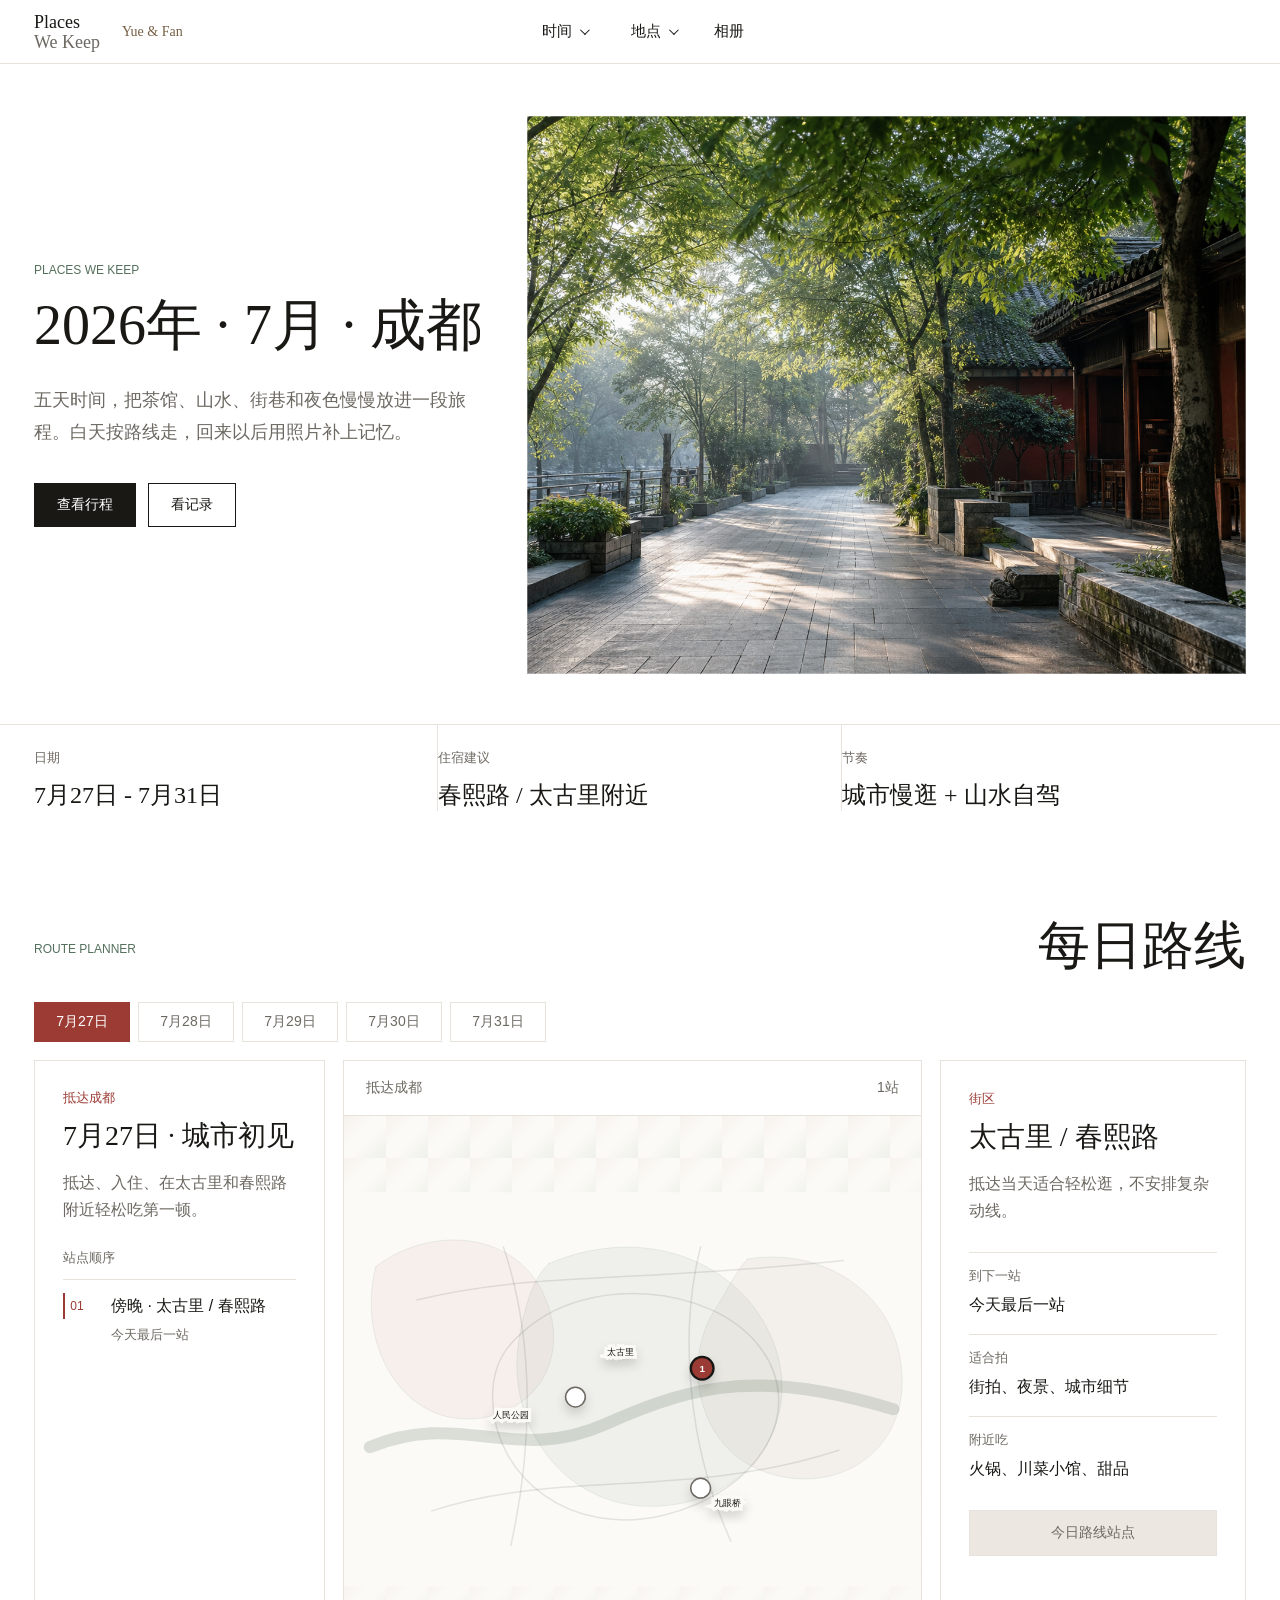
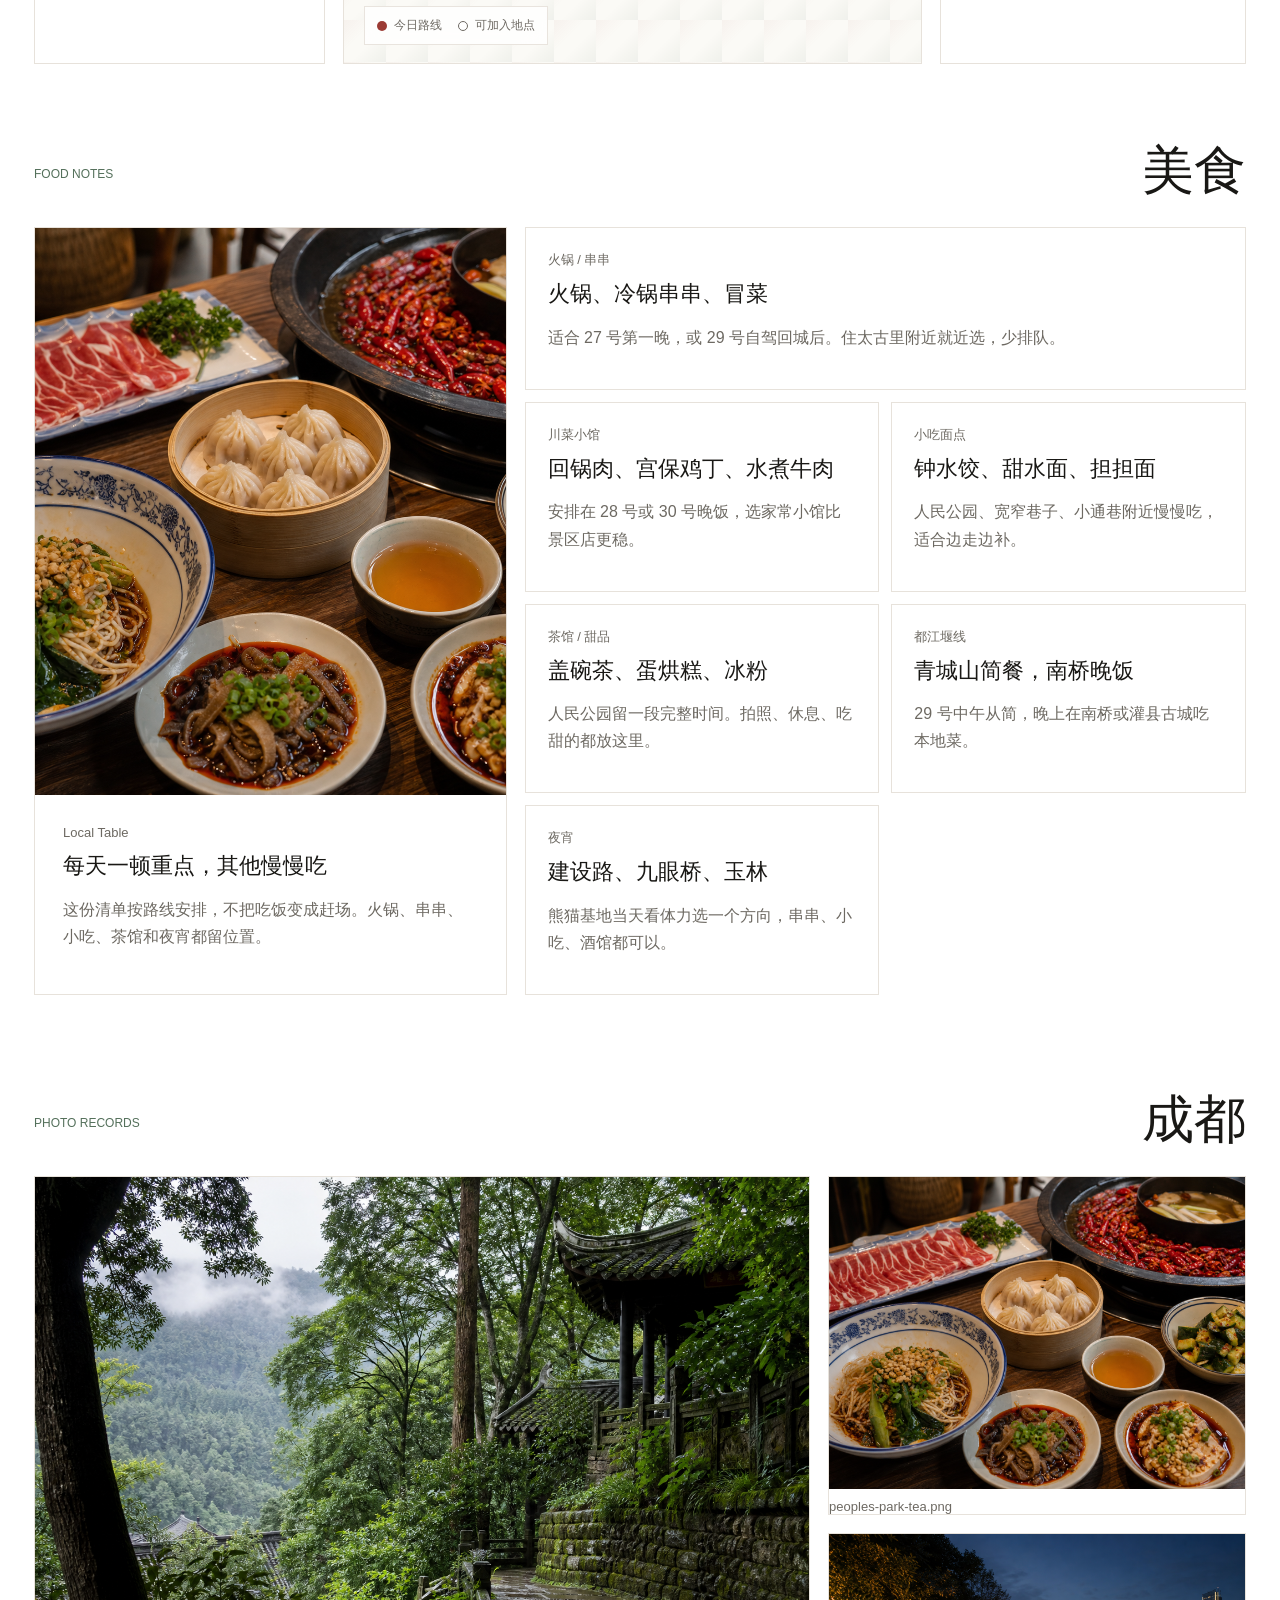
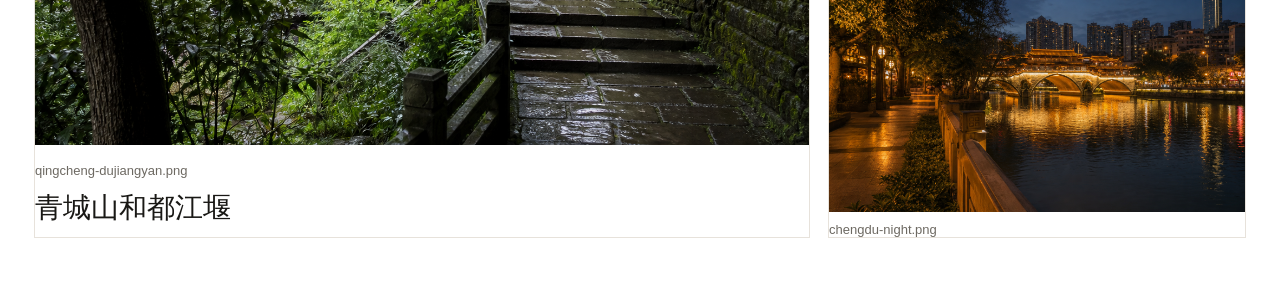
<file: index.html>
<!doctype html>
<html lang="zh-CN">
  <head>
    <meta charset="UTF-8" />
    <meta name="viewport" content="width=device-width, initial-scale=1.0" />
    <title>2026年 · 7月 · 成都 | Places We Keep</title>
    <link rel="stylesheet" href="./styles.css" />
  </head>
  <body>
    <header class="site-header">
      <div class="brand-wrap">
        <a class="brand" href="#home" aria-label="回到首页">
          <span>Places</span>
          <span>We Keep</span>
        </a>
        <span class="brand-note">Yue &amp; Fan</span>
      </div>
      <nav class="archive-nav" aria-label="旅行档案导航">
        <div class="nav-item">
          <button class="nav-trigger" type="button" aria-expanded="false">时间</button>
          <div class="nav-menu" role="menu">
            <a href="#home" role="menuitem">2026年 · 7月</a>
          </div>
        </div>
        <div class="nav-item">
          <button class="nav-trigger" type="button" aria-expanded="false">地点</button>
          <div class="nav-menu" role="menu">
            <a href="#home" role="menuitem">成都</a>
          </div>
        </div>
        <a class="nav-link" href="./album.html">相册</a>
      </nav>
    </header>

    <main id="home">
      <section class="hero">
        <div class="hero-copy">
          <p class="journal-label">Places We Keep</p>
          <h1>2026年 · 7月 · 成都</h1>
          <p class="hero-text">五天时间，把茶馆、山水、街巷和夜色慢慢放进一段旅程。白天按路线走，回来以后用照片补上记忆。</p>
          <div class="hero-actions" aria-label="页面快捷入口">
            <a href="#planner">查看行程</a>
            <a href="#records">看记录</a>
          </div>
        </div>
        <figure class="hero-photo">
          <img src="./assets/hero-chengdu.png" alt="成都夏日城市街景氛围图" />
        </figure>
      </section>

      <section class="overview" aria-label="旅行概览">
        <article>
          <span>日期</span>
          <strong>7月27日 - 7月31日</strong>
        </article>
        <article>
          <span>住宿建议</span>
          <strong>春熙路 / 太古里附近</strong>
        </article>
        <article>
          <span>节奏</span>
          <strong>城市慢逛 + 山水自驾</strong>
        </article>
      </section>

      <section id="planner" class="planner-section">
        <div class="section-heading">
          <p>Route Planner</p>
          <h2>每日路线</h2>
        </div>

        <div class="day-tabs" role="tablist" aria-label="选择日期">
          <button class="day-tab active" type="button" data-day="day-27">7月27日</button>
          <button class="day-tab" type="button" data-day="day-28">7月28日</button>
          <button class="day-tab" type="button" data-day="day-29">7月29日</button>
          <button class="day-tab" type="button" data-day="day-30">7月30日</button>
          <button class="day-tab" type="button" data-day="day-31">7月31日</button>
        </div>

        <div class="planner-grid">
          <aside class="itinerary-panel" aria-live="polite">
            <div class="day-kicker" id="day-kicker">抵达成都</div>
            <h3 id="day-title">7月27日 · 城市初见</h3>
            <p id="day-summary">入住后把节奏放慢，先用太古里和春熙路进入成都。</p>
            <div id="route-list" class="route-list"></div>
          </aside>

          <section class="map-panel" aria-label="成都互动地图">
            <div class="map-toolbar">
              <span id="map-mode">当前路线</span>
              <span id="route-count">3站</span>
            </div>
            <div class="city-map" id="city-map">
              <svg viewBox="0 0 760 520" role="img" aria-labelledby="map-title map-desc">
                <title id="map-title">成都旅行路线地图</title>
                <desc id="map-desc">点击地点查看说明，加入今日路线后路线和当天行程会更新。</desc>
                <defs>
                  <filter id="pin-shadow" x="-50%" y="-50%" width="200%" height="200%">
                    <feDropShadow dx="0" dy="8" stdDeviation="7" flood-color="#1f1b16" flood-opacity="0.16" />
                  </filter>
                </defs>
                <rect class="map-paper" x="0" y="0" width="760" height="520" rx="0" />
                <path class="map-land land-west" d="M42 98 C112 44 222 50 262 132 C308 230 236 308 148 298 C66 288 18 190 42 98Z" />
                <path class="map-land land-center" d="M270 94 C392 42 514 88 560 184 C614 296 536 414 404 414 C288 414 214 306 230 198 C238 148 250 112 270 94Z" />
                <path class="map-land land-east" d="M532 88 C626 72 722 128 734 226 C750 342 646 406 548 366 C464 332 444 218 492 150 C504 132 516 104 532 88Z" />
                <path class="river" d="M34 336 C154 286 224 360 346 305 S556 235 724 286" />
                <path class="road road-a" d="M96 142 C246 105 372 120 658 90" />
                <path class="road road-b" d="M116 420 C280 365 454 405 652 340" />
                <path class="road road-c" d="M210 72 C250 190 250 330 220 465" />
                <path class="road road-d" d="M470 72 C440 190 455 340 510 460" />
                <path class="road road-ring" d="M236 184 C318 108 484 120 548 204 C610 286 552 394 420 426 C300 454 200 378 196 276 C194 238 206 208 236 184Z" />
                <path id="route-path" class="route-path" d="" />
                <g id="map-pins"></g>
              </svg>
              <div class="map-legend">
                <span><i class="legend-route"></i>今日路线</span>
                <span><i class="legend-candidate"></i>可加入地点</span>
              </div>
            </div>
          </section>

          <aside class="place-panel" aria-live="polite">
            <span class="place-type" id="place-type">街区</span>
            <h3 id="place-name">太古里 / 春熙路</h3>
            <p id="place-desc">抵达当天适合轻松逛，不安排复杂动线。</p>
            <dl class="place-meta">
              <div>
                <dt>到下一站</dt>
                <dd id="place-next">步行约12分钟</dd>
              </div>
              <div>
                <dt>适合拍</dt>
                <dd id="place-photo">街拍、夜景、城市细节</dd>
              </div>
              <div>
                <dt>附近吃</dt>
                <dd id="place-food">火锅、川菜小馆、甜品</dd>
              </div>
            </dl>
            <button id="route-action" class="route-action" type="button">加入今日路线</button>
          </aside>
        </div>
      </section>

      <section class="food-section">
        <div class="section-heading">
          <p>Food Notes</p>
          <h2>美食</h2>
        </div>
        <div class="food-grid">
          <article class="food-feature">
            <img src="./assets/peoples-park-tea.png" alt="成都本地美食氛围图" />
            <div>
              <span>Local Table</span>
              <h3>每天一顿重点，其他慢慢吃</h3>
              <p>这份清单按路线安排，不把吃饭变成赶场。火锅、串串、小吃、茶馆和夜宵都留位置。</p>
            </div>
          </article>
          <div class="food-cards">
            <article>
              <span>火锅 / 串串</span>
              <h3>火锅、冷锅串串、冒菜</h3>
              <p>适合 27 号第一晚，或 29 号自驾回城后。住太古里附近就近选，少排队。</p>
            </article>
            <article>
              <span>川菜小馆</span>
              <h3>回锅肉、宫保鸡丁、水煮牛肉</h3>
              <p>安排在 28 号或 30 号晚饭，选家常小馆比景区店更稳。</p>
            </article>
            <article>
              <span>小吃面点</span>
              <h3>钟水饺、甜水面、担担面</h3>
              <p>人民公园、宽窄巷子、小通巷附近慢慢吃，适合边走边补。</p>
            </article>
            <article>
              <span>茶馆 / 甜品</span>
              <h3>盖碗茶、蛋烘糕、冰粉</h3>
              <p>人民公园留一段完整时间。拍照、休息、吃甜的都放这里。</p>
            </article>
            <article>
              <span>都江堰线</span>
              <h3>青城山简餐，南桥晚饭</h3>
              <p>29 号中午从简，晚上在南桥或灌县古城吃本地菜。</p>
            </article>
            <article>
              <span>夜宵</span>
              <h3>建设路、九眼桥、玉林</h3>
              <p>熊猫基地当天看体力选一个方向，串串、小吃、酒馆都可以。</p>
            </article>
          </div>
        </div>
      </section>

      <section id="records" class="records-section">
        <div class="section-heading">
          <p>Photo Records</p>
          <h2>成都</h2>
        </div>
        <div class="records-layout">
          <a class="record-feature" href="./album.html" aria-label="打开相册">
            <img src="./assets/qingcheng-dujiangyan.png" alt="青城山和都江堰氛围图" />
            <div>
              <span>qingcheng-dujiangyan.png</span>
              <h3>青城山和都江堰</h3>
            </div>
          </a>
          <div class="record-stack">
            <a href="./album.html">
              <img src="./assets/peoples-park-tea.png" alt="人民公园茶馆氛围图" />
              <span>peoples-park-tea.png</span>
            </a>
            <a href="./album.html">
              <img src="./assets/chengdu-night.png" alt="成都夜晚散步氛围图" />
              <span>chengdu-night.png</span>
            </a>
          </div>
        </div>
      </section>
    </main>

    <script src="./script.js"></script>
  </body>
</html>
</file>
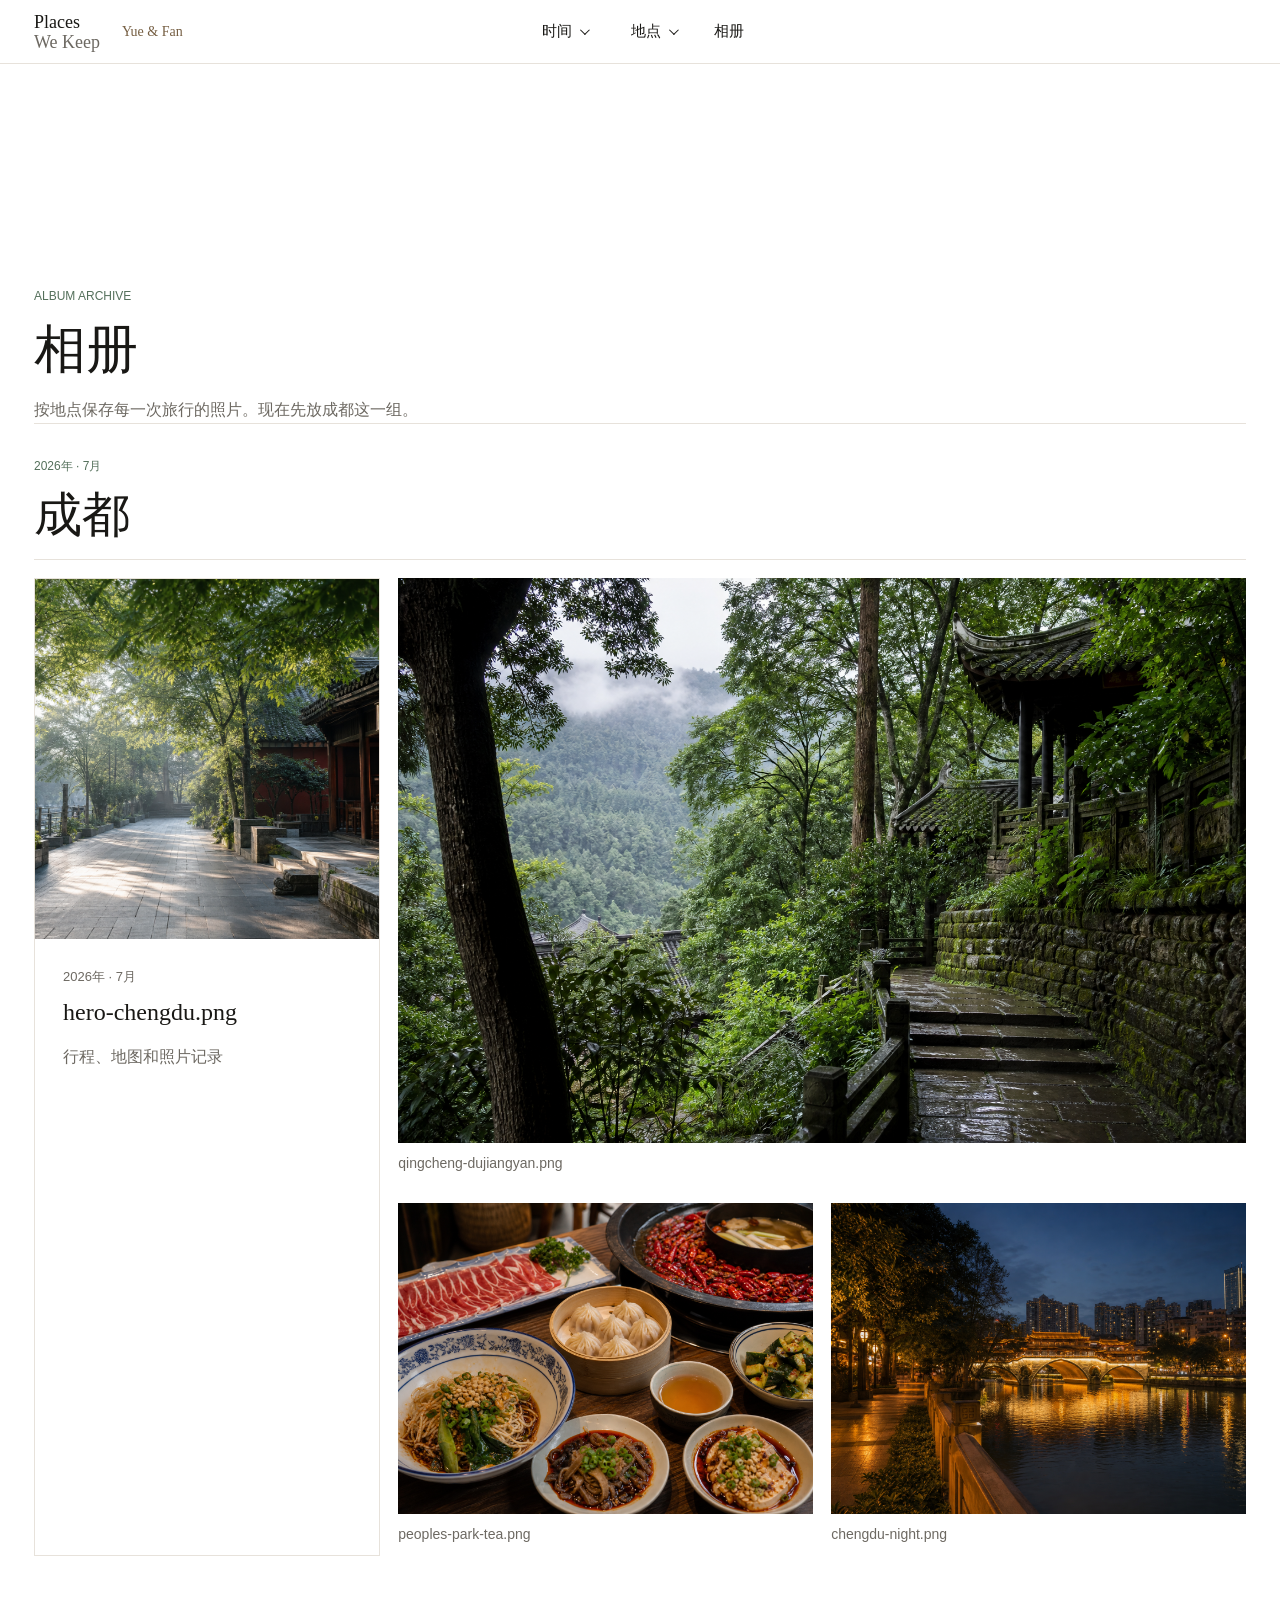
<file: album.html>
<!doctype html>
<html lang="zh-CN">
  <head>
    <meta charset="UTF-8" />
    <meta name="viewport" content="width=device-width, initial-scale=1.0" />
    <title>相册 | Places We Keep</title>
    <link rel="stylesheet" href="./styles.css" />
  </head>
  <body>
    <header class="site-header">
      <div class="brand-wrap">
        <a class="brand" href="./index.html">
          <span>Places</span>
          <span>We Keep</span>
        </a>
        <span class="brand-note">Yue &amp; Fan</span>
      </div>
      <nav class="archive-nav" aria-label="旅行档案导航">
        <div class="nav-item">
          <button class="nav-trigger" type="button" aria-expanded="false">时间</button>
          <div class="nav-menu" role="menu">
            <a href="./index.html" role="menuitem">2026年 · 7月</a>
          </div>
        </div>
        <div class="nav-item">
          <button class="nav-trigger" type="button" aria-expanded="false">地点</button>
          <div class="nav-menu" role="menu">
            <a href="./index.html" role="menuitem">成都</a>
          </div>
        </div>
        <a class="nav-link active" href="./album.html">相册</a>
      </nav>
    </header>

    <main class="album-page">
      <section class="album-hero">
        <p>Album Archive</p>
        <h1>相册</h1>
        <span>按地点保存每一次旅行的照片。现在先放成都这一组。</span>
      </section>

      <section class="album-city">
        <div class="album-city-heading">
          <p>2026年 · 7月</p>
          <h2>成都</h2>
        </div>
        <a class="city-cover" href="./index.html#records">
          <img src="./assets/hero-chengdu.png" alt="成都旅行相册封面" />
          <div>
            <span>2026年 · 7月</span>
            <h2>hero-chengdu.png</h2>
            <p>行程、地图和照片记录</p>
          </div>
        </a>
        <div class="gallery-board" aria-label="成都照片预览">
          <figure class="wide">
            <img src="./assets/qingcheng-dujiangyan.png" alt="青城山和都江堰照片预览" />
            <figcaption>qingcheng-dujiangyan.png</figcaption>
          </figure>
          <figure>
            <img src="./assets/peoples-park-tea.png" alt="人民公园茶馆照片预览" />
            <figcaption>peoples-park-tea.png</figcaption>
          </figure>
          <figure>
            <img src="./assets/chengdu-night.png" alt="成都夜晚照片预览" />
            <figcaption>chengdu-night.png</figcaption>
          </figure>
        </div>
      </section>
    </main>

    <script src="./script.js"></script>
  </body>
</html>
</file>
<file: styles.css>
:root {
  --bg: #ffffff;
  --ink: #191815;
  --muted: #6d6962;
  --line: #e7e2db;
  --soft: #f7f5f0;
  --paper: #fbfaf6;
  --green: #54705b;
  --red: #9b3b34;
  --tea: #765f43;
  --route-color: #9b3b34;
  --shadow: 0 20px 60px rgba(28, 24, 18, 0.09);
}

* {
  box-sizing: border-box;
}

html {
  scroll-behavior: smooth;
}

body {
  margin: 0;
  background: var(--bg);
  color: var(--ink);
  font-family: "Inter", "Helvetica Neue", Arial, "PingFang SC", "Hiragino Sans GB", "Microsoft YaHei", sans-serif;
}

a {
  color: inherit;
  text-decoration: none;
}

img {
  display: block;
  width: 100%;
  height: 100%;
  object-fit: cover;
}

button {
  font: inherit;
}

.site-header {
  position: sticky;
  top: 0;
  z-index: 20;
  display: grid;
  grid-template-columns: 1fr auto 1fr;
  align-items: center;
  min-height: 64px;
  padding: 0 34px;
  background: rgba(255, 255, 255, 0.9);
  border-bottom: 1px solid var(--line);
  backdrop-filter: blur(18px);
}

.brand-wrap {
  justify-self: start;
  display: flex;
  align-items: center;
  gap: 22px;
}

.brand {
  display: grid;
  gap: 2px;
  width: max-content;
  font-family: Georgia, "Times New Roman", serif;
  font-size: 18px;
  line-height: 1;
}

.brand span:last-child {
  color: var(--muted);
}

.brand-note {
  color: var(--tea);
  font-family: Georgia, "Times New Roman", serif;
  font-size: 14px;
}

.archive-nav {
  justify-self: center;
  display: flex;
  align-items: center;
  gap: 32px;
}

.nav-item {
  position: relative;
}

.nav-trigger,
.nav-link {
  display: inline-flex;
  align-items: center;
  height: 38px;
  border: 0;
  background: transparent;
  color: var(--ink);
  cursor: pointer;
  font-size: 15px;
}

.nav-trigger::after {
  content: "";
  width: 6px;
  height: 6px;
  margin-left: 8px;
  border-right: 1px solid currentColor;
  border-bottom: 1px solid currentColor;
  transform: rotate(45deg) translateY(-2px);
}

.nav-menu {
  position: absolute;
  top: 44px;
  left: 50%;
  min-width: 164px;
  padding: 10px;
  background: #fff;
  border: 1px solid var(--line);
  box-shadow: var(--shadow);
  opacity: 0;
  pointer-events: none;
  transform: translate(-50%, -6px);
  transition: 180ms ease;
}

.nav-item.open .nav-menu,
.nav-item:hover .nav-menu {
  opacity: 1;
  pointer-events: auto;
  transform: translate(-50%, 0);
}

.nav-menu a {
  display: block;
  padding: 10px 12px;
  color: var(--muted);
  font-size: 14px;
}

.nav-menu a:hover,
.nav-link.active {
  color: var(--ink);
}

main {
  overflow: hidden;
}

.hero {
  display: grid;
  grid-template-columns: minmax(320px, 0.78fr) minmax(520px, 1.22fr);
  gap: 34px;
  align-items: center;
  max-width: 1440px;
  min-height: 660px;
  margin: 0 auto;
  padding: 30px 34px 28px;
}

.hero-copy {
  padding-bottom: 0;
}

.journal-label,
.section-heading p,
.album-hero p {
  margin: 0 0 18px;
  color: var(--green);
  font-size: 12px;
  letter-spacing: 0;
  text-transform: uppercase;
}

.hero h1 {
  margin: 0;
  font-family: "Songti SC", "Noto Serif CJK SC", "Source Han Serif SC", Georgia, serif;
  font-size: 56px;
  font-weight: 500;
  line-height: 1.08;
  white-space: nowrap;
}

.hero-text {
  max-width: 520px;
  margin: 28px 0 0;
  color: var(--muted);
  font-size: 18px;
  line-height: 1.8;
}

.hero-actions {
  display: flex;
  gap: 12px;
  margin-top: 34px;
}

.hero-actions a {
  display: inline-flex;
  align-items: center;
  height: 44px;
  padding: 0 22px;
  border: 1px solid var(--ink);
  background: var(--ink);
  color: #fff;
  font-size: 14px;
}

.hero-actions a + a {
  background: transparent;
  color: var(--ink);
}

.hero-photo {
  position: relative;
  height: min(62vh, 650px);
  min-height: 470px;
  margin: 0;
  overflow: hidden;
}

.hero-photo::after {
  content: "";
  position: absolute;
  inset: 0;
  border: 1px solid rgba(255, 255, 255, 0.28);
  pointer-events: none;
}

.overview {
  display: grid;
  grid-template-columns: repeat(3, 1fr);
  max-width: 1352px;
  margin: 0 auto;
  padding: 0 34px 58px;
  border-top: 1px solid var(--line);
}

.overview article {
  display: grid;
  gap: 12px;
  padding: 24px 28px 0 0;
  border-right: 1px solid var(--line);
}

.overview article:last-child {
  border-right: 0;
}

.overview span,
.food-grid span,
.record-feature span,
.record-stack span,
.city-cover span {
  color: var(--muted);
  font-size: 13px;
}

.overview strong {
  font-family: "Songti SC", Georgia, serif;
  font-size: 24px;
  font-weight: 500;
}

.planner-section,
.food-section,
.records-section,
.album-page {
  max-width: 1440px;
  margin: 0 auto;
  padding: 48px 34px;
}

.section-heading {
  display: flex;
  align-items: end;
  justify-content: space-between;
  gap: 24px;
  margin-bottom: 28px;
}

.section-heading h2,
.album-hero h1 {
  margin: 0;
  font-family: "Songti SC", "Noto Serif CJK SC", Georgia, serif;
  font-size: 52px;
  font-weight: 500;
  line-height: 1.1;
}

.day-tabs {
  display: flex;
  flex-wrap: wrap;
  gap: 8px;
  margin-bottom: 18px;
}

.day-tab {
  min-width: 96px;
  height: 40px;
  padding: 0 16px;
  border: 1px solid var(--line);
  background: #fff;
  color: var(--muted);
  cursor: pointer;
  font-size: 14px;
}

.day-tab.active {
  border-color: var(--route-color);
  background: var(--route-color);
  color: #fff;
}

.planner-grid {
  display: grid;
  grid-template-columns: 0.78fr 1.55fr 0.82fr;
  gap: 18px;
  min-height: 604px;
}

.itinerary-panel,
.map-panel,
.place-panel,
.food-grid article {
  border: 1px solid var(--line);
  background: #fff;
}

.itinerary-panel,
.place-panel {
  padding: 28px;
}

.day-kicker,
.place-type {
  color: var(--route-color);
  font-size: 13px;
}

.itinerary-panel h3,
.place-panel h3,
.food-grid h3,
.record-feature h3,
.city-cover h2 {
  margin: 12px 0 12px;
  font-family: "Songti SC", "Noto Serif CJK SC", Georgia, serif;
  font-weight: 500;
  line-height: 1.2;
}

.itinerary-panel h3,
.place-panel h3 {
  font-size: 28px;
}

.itinerary-panel p,
.place-panel p,
.food-grid p,
.record-feature p,
.city-cover p,
.album-hero span {
  color: var(--muted);
  line-height: 1.7;
}

.route-list {
  display: grid;
  gap: 12px;
  margin-top: 26px;
}

.route-list-title {
  color: var(--muted);
  font-size: 13px;
}

.route-list article {
  display: grid;
  grid-template-columns: 34px 1fr;
  gap: 14px;
  align-items: start;
  padding: 13px 0;
  border-top: 1px solid var(--line);
}

.route-list article > span {
  display: inline-grid;
  place-items: center;
  width: 26px;
  height: 26px;
  border-left: 2px solid var(--route-color);
  color: var(--route-color);
  font-size: 12px;
}

.route-list p {
  margin: 0;
  color: var(--ink);
  line-height: 1.65;
}

.route-list strong {
  display: block;
  font-weight: 500;
}

.route-list em {
  display: block;
  margin-top: 5px;
  color: var(--muted);
  font-style: normal;
  font-size: 13px;
  line-height: 1.55;
}

.route-list article.added strong::after {
  content: " · 已加入";
  color: var(--route-color);
  font-size: 13px;
}

.map-panel {
  display: grid;
  grid-template-rows: auto 1fr;
  overflow: hidden;
}

.map-toolbar {
  display: flex;
  justify-content: space-between;
  padding: 18px 22px;
  border-bottom: 1px solid var(--line);
  color: var(--muted);
  font-size: 14px;
}

.city-map {
  position: relative;
  min-height: 540px;
  background:
    linear-gradient(135deg, rgba(155, 59, 52, 0.045), transparent 38%),
    linear-gradient(315deg, rgba(84, 112, 91, 0.07), transparent 42%),
    var(--paper);
  background-size: 42px 42px;
}

.city-map svg {
  width: 100%;
  height: 100%;
}

.river,
.road,
.map-land {
  fill: none;
  stroke-linecap: round;
}

.map-paper {
  fill: var(--paper);
}

.map-land {
  fill: rgba(84, 112, 91, 0.07);
  stroke: rgba(84, 112, 91, 0.13);
  stroke-width: 1;
}

.land-west {
  fill: rgba(155, 59, 52, 0.055);
}

.land-east {
  fill: rgba(118, 95, 67, 0.06);
}

.river {
  stroke: rgba(84, 112, 91, 0.2);
  stroke-width: 16;
}

.road {
  stroke: rgba(25, 24, 21, 0.1);
  stroke-width: 2;
}

.route-path {
  fill: none;
  stroke: var(--route-color);
  stroke-width: 4.5;
  stroke-linecap: round;
  stroke-linejoin: round;
  stroke-dasharray: none;
}

.pin {
  cursor: pointer;
  outline: 0;
  filter: url(#pin-shadow);
}

.pin-dot {
  fill: #fff;
  stroke: var(--muted);
  stroke-width: 2;
  transition: 160ms ease;
}

.pin.in-route .pin-dot {
  fill: var(--route-color);
  stroke: var(--route-color);
}

.pin.active .pin-dot {
  stroke: var(--ink);
  stroke-width: 3;
}

.pin-number {
  fill: #fff;
  font-size: 13px;
  font-weight: 600;
  text-anchor: middle;
  pointer-events: none;
}

.pin-label {
  fill: var(--ink);
  font-size: 12px;
  paint-order: stroke;
  stroke: var(--paper);
  stroke-width: 8px;
  pointer-events: none;
}

.map-legend {
  position: absolute;
  left: 20px;
  bottom: 18px;
  display: flex;
  gap: 16px;
  padding: 10px 12px;
  background: rgba(255, 255, 255, 0.82);
  border: 1px solid rgba(231, 226, 219, 0.9);
  color: var(--muted);
  font-size: 12px;
  backdrop-filter: blur(12px);
}

.map-legend span {
  display: inline-flex;
  align-items: center;
  gap: 7px;
}

.map-legend i {
  display: inline-block;
  width: 10px;
  height: 10px;
  border-radius: 50%;
}

.legend-route {
  background: var(--route-color);
}

.legend-candidate {
  border: 1px solid var(--muted);
  background: #fff;
}

.place-meta {
  display: grid;
  gap: 16px;
  margin: 28px 0;
}

.place-meta div {
  padding-top: 14px;
  border-top: 1px solid var(--line);
}

.place-meta dt {
  color: var(--muted);
  font-size: 13px;
}

.place-meta dd {
  margin: 8px 0 0;
  line-height: 1.55;
}

.route-action {
  width: 100%;
  height: 46px;
  border: 1px solid var(--ink);
  background: var(--ink);
  color: #fff;
  cursor: pointer;
  font-size: 14px;
}

.route-action.added {
  border-color: var(--line);
  background: #ece8e1;
  color: var(--muted);
  cursor: default;
}

.route-action.remove {
  border-color: var(--route-color);
  background: #fff;
  color: var(--route-color);
  cursor: pointer;
}

.route-action:disabled {
  cursor: default;
}

.food-section {
  padding-top: 30px;
}

.food-grid {
  display: grid;
  grid-template-columns: 0.95fr 1.45fr;
  gap: 18px;
  align-items: stretch;
}

.food-cards article {
  padding: 22px;
}

.food-feature {
  display: grid;
  grid-template-rows: 1fr auto;
  min-height: 438px;
  padding: 0 !important;
  overflow: hidden;
  border: 1px solid var(--line);
  background: #fff;
}

.food-feature div {
  padding: 28px;
}

.food-grid h3 {
  font-size: 22px;
}

.food-cards {
  display: grid;
  grid-template-columns: repeat(2, minmax(0, 1fr));
  gap: 12px;
}

.food-cards article {
  min-height: 118px;
  border: 1px solid var(--line);
  background: #fff;
}

.food-cards article:first-child {
  grid-column: span 2;
}

.records-layout {
  display: grid;
  grid-template-columns: 1.3fr 0.7fr;
  gap: 18px;
}

.record-feature {
  position: relative;
  display: grid;
  grid-template-rows: 1fr auto;
  min-height: 560px;
  overflow: hidden;
  border: 1px solid var(--line);
  color: var(--ink);
}

.record-feature div {
  max-width: 560px;
  padding: 16px 0 0;
}

.record-feature span,
.record-feature p {
  color: var(--muted);
}

.record-feature h3 {
  color: var(--ink);
  font-size: 28px;
}

.record-stack {
  display: grid;
  gap: 18px;
}

.record-stack a {
  position: relative;
  display: grid;
  grid-template-rows: 1fr auto;
  min-height: 271px;
  overflow: hidden;
  background: var(--soft);
  border: 1px solid var(--line);
}

.record-stack span {
  position: static;
  display: block;
  padding: 10px 0 0;
  background: #fff;
  color: var(--muted);
  font-size: 13px;
}

.album-page {
  padding-top: 0;
}

.album-hero {
  display: grid;
  align-content: end;
  min-height: 360px;
  padding-top: 80px;
  border-bottom: 1px solid var(--line);
}

.album-hero span {
  max-width: 520px;
  margin-top: 18px;
}

.album-city {
  display: grid;
  grid-template-columns: 0.58fr 1.42fr;
  gap: 18px;
  padding-top: 34px;
}

.album-city-heading {
  grid-column: 1 / -1;
  padding-bottom: 12px;
  border-bottom: 1px solid var(--line);
}

.album-city-heading p {
  margin: 0 0 8px;
  color: var(--green);
  font-size: 12px;
}

.album-city-heading h2 {
  margin: 0;
  font-family: "Songti SC", "Noto Serif CJK SC", Georgia, serif;
  font-size: 48px;
  font-weight: 500;
}

.city-cover {
  display: grid;
  grid-template-rows: 360px auto;
  border: 1px solid var(--line);
}

.city-cover div {
  padding: 28px;
}

.city-cover h2 {
  font-size: 24px;
  overflow-wrap: anywhere;
}

.gallery-board {
  display: grid;
  grid-template-columns: 1fr 1fr;
  gap: 18px;
}

.gallery-board figure {
  min-height: 310px;
  margin: 0;
}

.gallery-board .wide {
  grid-column: span 2;
  min-height: 430px;
}

.gallery-board img {
  height: calc(100% - 42px);
}

.gallery-board figcaption {
  height: 42px;
  padding-top: 12px;
  color: var(--muted);
  font-size: 14px;
}

@media (max-width: 1050px) {
  .site-header {
    grid-template-columns: 1fr;
    justify-items: center;
    gap: 12px;
    padding: 14px 22px;
  }

  .brand-wrap {
    justify-self: center;
    text-align: left;
  }

  .archive-nav {
    gap: 24px;
  }

  .hero,
  .planner-grid,
  .records-layout,
  .album-city {
    grid-template-columns: 1fr;
  }

  .hero {
    min-height: auto;
    padding-top: 52px;
  }

  .hero h1 {
    font-size: 48px;
  }

  .section-heading h2,
  .album-hero h1 {
    font-size: 44px;
  }

  .hero-copy {
    padding-bottom: 0;
  }

  .hero-photo {
    height: 56vh;
    min-height: 380px;
  }

  .overview,
  .food-grid {
    grid-template-columns: 1fr;
  }

  .food-feature {
    min-height: 420px;
  }

  .food-cards {
    grid-template-columns: 1fr;
  }

  .food-cards article:first-child {
    grid-column: span 1;
  }

  .overview article {
    border-right: 0;
    border-bottom: 1px solid var(--line);
    padding-bottom: 24px;
  }
}

@media (max-width: 680px) {
  .site-header,
  .hero,
  .overview,
  .planner-section,
  .food-section,
  .records-section,
  .album-page {
    padding-left: 16px;
    padding-right: 16px;
  }

  .archive-nav {
    width: 100%;
    justify-content: center;
  }

  .hero h1 {
    font-size: 34px;
    white-space: normal;
  }

  .hero-text {
    font-size: 16px;
  }

  .hero-actions,
  .day-tabs {
    width: 100%;
  }

  .hero-actions a,
  .day-tab {
    flex: 1;
    justify-content: center;
  }

  .section-heading {
    display: block;
  }

  .section-heading h2,
  .album-hero h1 {
    font-size: 34px;
  }

  .city-map {
    min-height: 390px;
    overflow: auto;
  }

  .city-map svg {
    min-width: 680px;
  }

  .record-feature {
    min-height: 430px;
  }

  .record-feature h3 {
    font-size: 32px;
  }

  .gallery-board {
    grid-template-columns: 1fr;
  }

  .gallery-board .wide {
    grid-column: span 1;
  }
}
</file>
